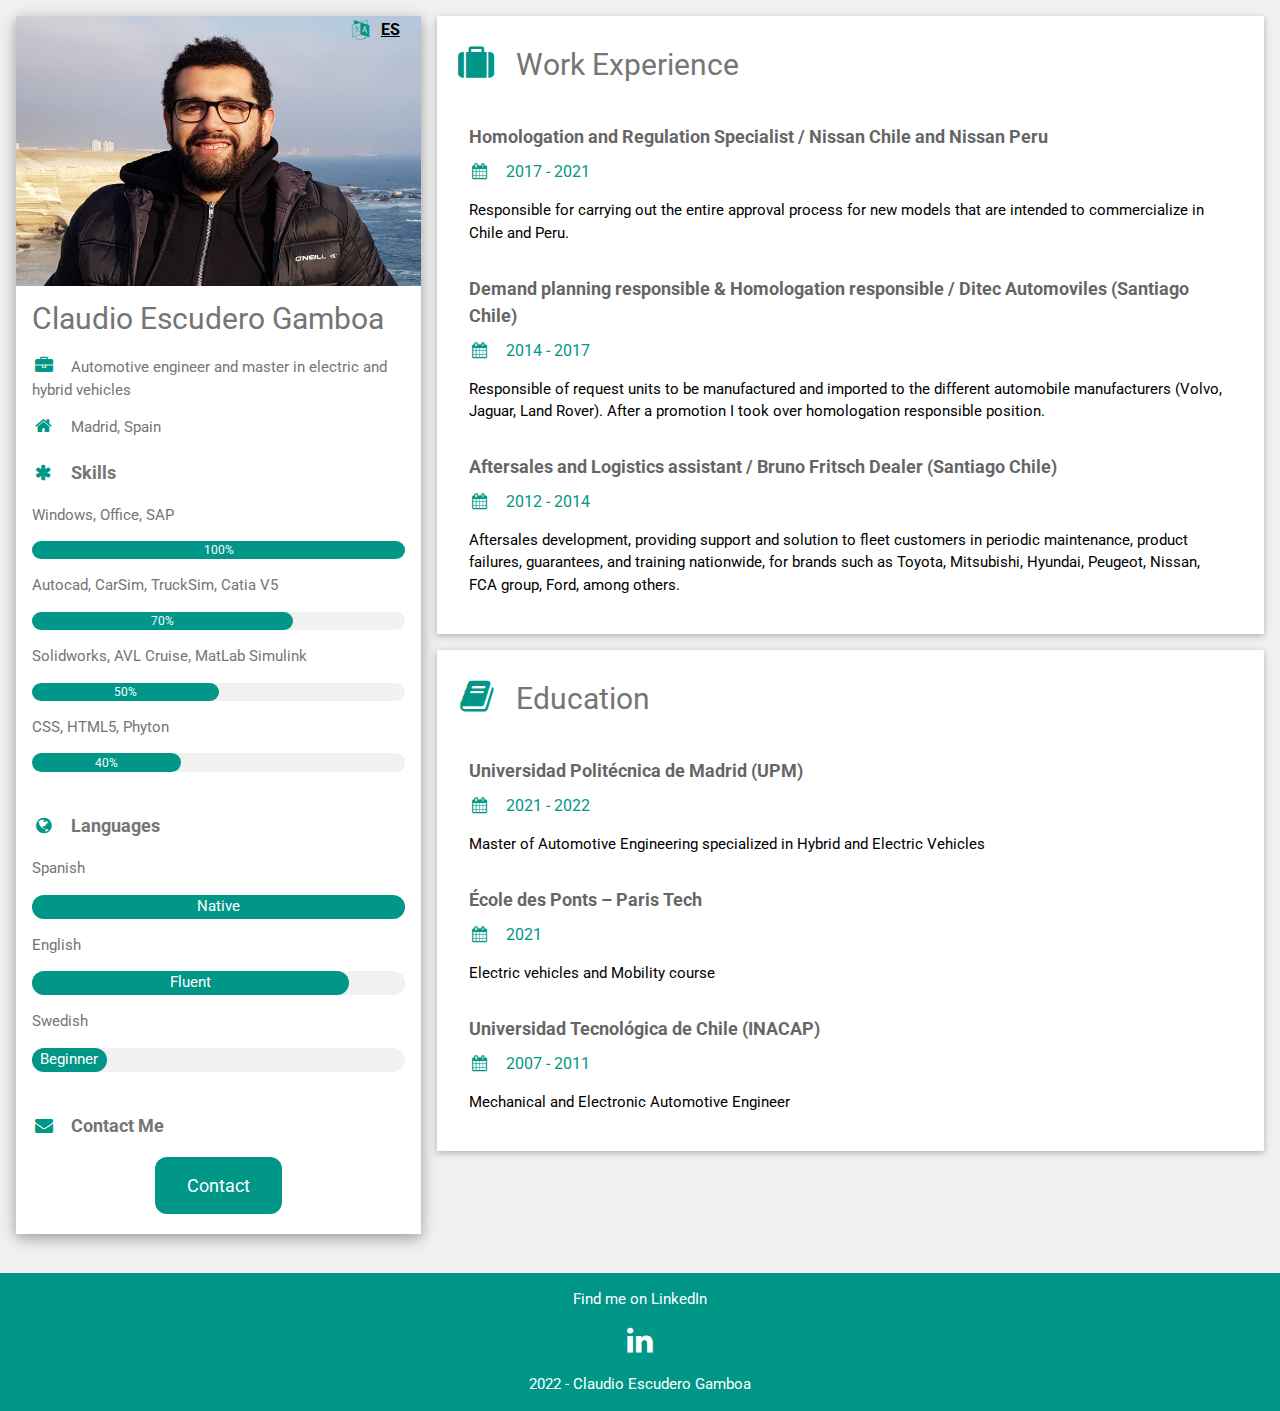
<file: index.html>
<!DOCTYPE html>
<html>
<head>
<title>Claudio Escudero's Web Page</title>
<meta charset="UTF-8">
<meta name="viewport" content="width=device-width, initial-scale=1">
<link rel="stylesheet" href="/css/styles.css">
<link rel='stylesheet' href='https://fonts.googleapis.com/css?family=Roboto'>
<link rel="stylesheet" href="https://cdnjs.cloudflare.com/ajax/libs/font-awesome/4.7.0/css/font-awesome.min.css">
<style>
html,body,h1,h2,h3,h4,h5,h6 {font-family: "Roboto", sans-serif}
</style>
</head>
<body class="w3-light-grey">

<!-- Page Container -->
<div class="w3-content w3-margin-top" style="max-width:1400px;">
  <!-- The Grid -->
  <div class="w3-row-padding">

    <!-- Left Column -->
    <div class="w3-third">

      <div class="w3-white w3-text-grey w3-card-4">
        <div class="w3-display-container">
          <i class="fa fa-language fa-lg" aria-hidden="true"></i><a class="language-link" href="/index2.html">ES</a>
          <img src="/images/claudiobig.jpg" style="width:100%" alt="claudio-image">
          </div>
        <div class="w3-container">
          <h2>Claudio Escudero Gamboa</h2>

          <p><i class="fa fa-briefcase fa-fw w3-margin-right w3-large w3-text-teal"></i>Automotive engineer and master in electric and hybrid vehicles</p>
          <p><i class="fa fa-home fa-fw w3-margin-right w3-large w3-text-teal"></i>Madrid, Spain</p>
          <hr>

          <p class="w3-large"><b><i class="fa fa-asterisk fa-fw w3-margin-right w3-text-teal"></i>Skills</b></p>
          <p>Windows, Office, SAP</p>
          <div class="w3-light-grey w3-round-xlarge w3-small">
            <div class="w3-container w3-center w3-round-xlarge w3-teal" style="width:100%">100%</div>
          </div>
          <p>Autocad, CarSim, TruckSim, Catia V5</p>
          <div class="w3-light-grey w3-round-xlarge w3-small">
            <div class="w3-container w3-center w3-round-xlarge w3-teal" style="width:70%">
              <div class="w3-center w3-text-white">70%</div>
            </div>
          </div>
          <p>Solidworks, AVL Cruise, MatLab Simulink</p>
          <div class="w3-light-grey w3-round-xlarge w3-small">
            <div class="w3-container w3-center w3-round-xlarge w3-teal" style="width:50%">50%</div>
          </div>
          <p>CSS, HTML5, Phyton</p>
          <div class="w3-light-grey w3-round-xlarge w3-small">
            <div class="w3-container w3-center w3-round-xlarge w3-teal" style="width:40%">40%</div>
          </div>
          <br>

          <p class="w3-large w3-text-theme"><b><i class="fa fa-globe fa-fw w3-margin-right w3-text-teal"></i>Languages</b></p>
          <p>Spanish</p>
          <div class="w3-light-grey w3-round-xlarge">
            <div class="w3-round-xlarge w3-center w3-teal" style="height:24px;width:100%">Native</div>
          </div>
          <p>English</p>
          <div class="w3-light-grey w3-round-xlarge">
            <div class="w3-round-xlarge w3-center w3-teal" style="height:24px;width:85%">Fluent</div>
          </div>
          <p>Swedish</p>
          <div class="w3-light-grey w3-round-xlarge">
            <div class="w3-round-xlarge w3-center w3-teal" style="height:24px;width:20%">Beginner</div>
          </div>
          <br>
          <p class="w3-large w3-text-theme"><b><i class="fa fa-envelope fa-fw w3-margin-right w3-text-teal" aria-hidden="true"></i>Contact Me</b></p>
          <button class="button-contact" onclick="openForm()">Contact</button></a>
          <hr>
          <div class="loginPopup">
             <div class="formPopup" id="popupForm">
            <form class="formContainer" id="my-form" action="https://formspree.io/f/xeqnwbee" method="POST">
            <p class="w3-large w3-text-theme"><b><i class="fa fa-envelope fa-fw w3-margin-right w3-text-teal" aria-hidden="true"></i>Contact form</b></p>
            <input type="text" name="name" placeholder="You name..." required=""></br>
            <input type="text" name="last-name" placeholder="You last name..." required=""></br>
            <input type="email" name="email" placeholder="You email..." required=""></br>
            <textarea row="6" name="message" placeholder="You message..." required=""></textarea></br>
            <button type="submit" class="btn">Send</button>
            <button type="button" class="btn cancel" onclick="closeForm()">Close</button>
            <p id="my-form-status"></p>
            </form>
            </div>
            </div>
          <script src="/JS/mypage.js"></script>
        </div>
      </div><br>

    <!-- End Left Column -->
    </div>

    <!-- Right Column -->
    <div class="w3-twothird">

      <div class="w3-container w3-card w3-white w3-margin-bottom">
        <h2 class="w3-text-grey w3-padding-16"><i class="fa fa-suitcase fa-fw w3-margin-right w3-xxlarge w3-text-teal"></i>Work Experience</h2>
        <div class="w3-container">
          <h5 class="w3-opacity"><b>Homologation and Regulation Specialist / Nissan Chile and Nissan Peru</b></h5>
          <h6 class="w3-text-teal"><i class="fa fa-calendar fa-fw w3-margin-right"></i>2017 - 2021</h6>
          <p>Responsible for carrying out the entire approval process for new models that are intended to commercialize in Chile and Peru.</p>
          <hr>
        </div>
        <div class="w3-container">
          <h5 class="w3-opacity"><b>Demand planning responsible & Homologation responsible / Ditec Automoviles (Santiago Chile)</b></h5>
          <h6 class="w3-text-teal"><i class="fa fa-calendar fa-fw w3-margin-right"></i>2014 - 2017</h6>
          <p>Responsible of request units to be manufactured and imported to the different automobile manufacturers (Volvo, Jaguar, Land Rover). After a promotion I took over homologation responsible position.</p>
          <hr>
        </div>
        <div class="w3-container">
          <h5 class="w3-opacity"><b>Aftersales and Logistics assistant / Bruno Fritsch Dealer (Santiago Chile)</b></h5>
          <h6 class="w3-text-teal"><i class="fa fa-calendar fa-fw w3-margin-right"></i>2012 - 2014</h6>
          <p>Aftersales development, providing support and solution to fleet customers in periodic maintenance, product failures, guarantees, and training nationwide, for brands such as Toyota, Mitsubishi, Hyundai, Peugeot, Nissan, FCA group, Ford, among others.</p><br>
        </div>
      </div>

      <div class="w3-container w3-card w3-white">
        <h2 class="w3-text-grey w3-padding-16"><i class="fa fa-book fa-fw w3-margin-right w3-xxlarge w3-text-teal" aria-hidden="true"></i>Education</h2>
        <div class="w3-container">
          <h5 class="w3-opacity"><b>Universidad Politécnica de Madrid (UPM)</b></h5>
          <h6 class="w3-text-teal"><i class="fa fa-calendar fa-fw w3-margin-right"></i>2021 - 2022</h6>
          <p>Master of Automotive Engineering specialized in Hybrid and Electric Vehicles</p>
          <hr>
        </div>
        <div class="w3-container">
          <h5 class="w3-opacity"><b>École des Ponts – Paris Tech</b></h5>
          <h6 class="w3-text-teal"><i class="fa fa-calendar fa-fw w3-margin-right"></i>2021</h6>
          <p>Electric vehicles and Mobility course</p>
          <hr>
        </div>
        <div class="w3-container">
          <h5 class="w3-opacity"><b>Universidad Tecnológica de Chile (INACAP)</b></h5>
          <h6 class="w3-text-teal"><i class="fa fa-calendar fa-fw w3-margin-right"></i>2007 - 2011</h6>
          <p>Mechanical and Electronic Automotive Engineer</p><br>
        </div>
      </div>

    <!-- End Right Column -->
    </div>

  <!-- End Grid -->
  </div>

  <!-- End Page Container -->
</div>

<footer class="w3-container w3-teal w3-center w3-margin-top">
  <p>Find me on LinkedIn</p>
  <a href="https://www.linkedin.com/in/claudio-escudero-gamboa-ba2777119" title="linkedIn"><i class="fa fa-linkedin fa-2x w3-hover-opacity"></i></a>
  <p>2022  -  Claudio Escudero Gamboa</p>
</footer>

</body>
</html>
</file>
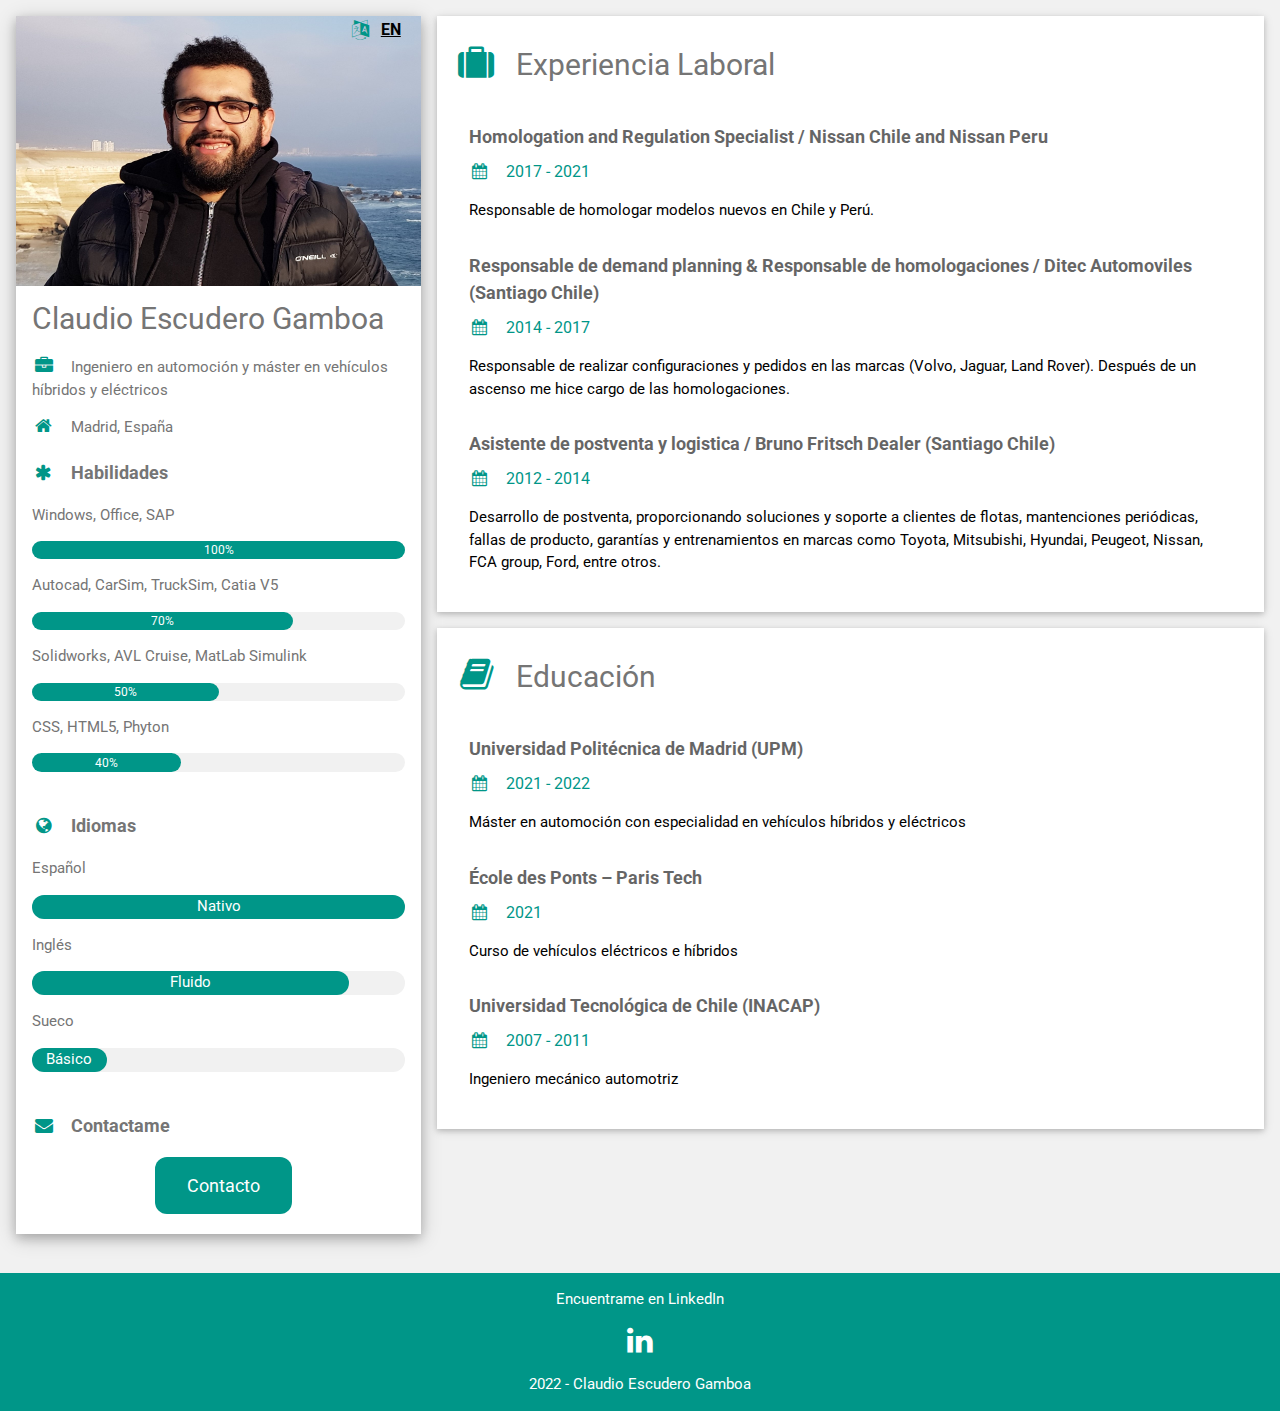
<file: index2.html>
<!DOCTYPE html>
<html>
<head>
<title>Pagina Web de Claudio Escudero</title>
<meta charset="UTF-8">
<meta name="viewport" content="width=device-width, initial-scale=1">
<link rel="stylesheet" href="/css/styles.css">
<link rel='stylesheet' href='https://fonts.googleapis.com/css?family=Roboto'>
<link rel="stylesheet" href="https://cdnjs.cloudflare.com/ajax/libs/font-awesome/4.7.0/css/font-awesome.min.css">
<style>
html,body,h1,h2,h3,h4,h5,h6 {font-family: "Roboto", sans-serif}
</style>
</head>
<body class="w3-light-grey">

<!-- Page Container -->
<div class="w3-content w3-margin-top" style="max-width:1400px;">
  <!-- The Grid -->
  <div class="w3-row-padding">

    <!-- Left Column -->
    <div class="w3-third">

      <div class="w3-white w3-text-grey w3-card-4">
        <div class="w3-display-container">
          <i class="fa fa-language fa-lg" aria-hidden="true"></i><a class="language-link" href="/index.html">EN</a>
          <img src="/images/claudiobig.jpg" style="width:100%" alt="claudio-image">
          </div>
        <div class="w3-container">
          <h2>Claudio Escudero Gamboa</h2>

          <p><i class="fa fa-briefcase fa-fw w3-margin-right w3-large w3-text-teal"></i>Ingeniero en automoción y máster en vehículos híbridos y eléctricos</p>
          <p><i class="fa fa-home fa-fw w3-margin-right w3-large w3-text-teal"></i>Madrid, España</p>
          <hr>

          <p class="w3-large"><b><i class="fa fa-asterisk fa-fw w3-margin-right w3-text-teal"></i>Habilidades</b></p>
          <p>Windows, Office, SAP</p>
          <div class="w3-light-grey w3-round-xlarge w3-small">
            <div class="w3-container w3-center w3-round-xlarge w3-teal" style="width:100%">100%</div>
          </div>
          <p>Autocad, CarSim, TruckSim, Catia V5</p>
          <div class="w3-light-grey w3-round-xlarge w3-small">
            <div class="w3-container w3-center w3-round-xlarge w3-teal" style="width:70%">
              <div class="w3-center w3-text-white">70%</div>
            </div>
          </div>
          <p>Solidworks, AVL Cruise, MatLab Simulink</p>
          <div class="w3-light-grey w3-round-xlarge w3-small">
            <div class="w3-container w3-center w3-round-xlarge w3-teal" style="width:50%">50%</div>
          </div>
          <p>CSS, HTML5, Phyton</p>
          <div class="w3-light-grey w3-round-xlarge w3-small">
            <div class="w3-container w3-center w3-round-xlarge w3-teal" style="width:40%">40%</div>
          </div>
          <br>

          <p class="w3-large w3-text-theme"><b><i class="fa fa-globe fa-fw w3-margin-right w3-text-teal"></i>Idiomas</b></p>
          <p>Español</p>
          <div class="w3-light-grey w3-round-xlarge">
            <div class="w3-round-xlarge w3-center w3-teal" style="height:24px;width:100%">Nativo</div>
          </div>
          <p>Inglés</p>
          <div class="w3-light-grey w3-round-xlarge">
            <div class="w3-round-xlarge w3-center w3-teal" style="height:24px;width:85%">Fluido</div>
          </div>
          <p>Sueco</p>
          <div class="w3-light-grey w3-round-xlarge">
            <div class="w3-round-xlarge w3-center w3-teal" style="height:24px;width:20%">Básico</div>
          </div>
          <br>
          <p class="w3-large w3-text-theme"><b><i class="fa fa-envelope fa-fw w3-margin-right w3-text-teal" aria-hidden="true"></i>Contactame</b></p>
          <button class="button-contact" onclick="openForm()">Contacto</button></a>
          <hr>
          <div class="loginPopup">
             <div class="formPopup" id="popupForm">
            <form class="formContainer" id="my-form" action="https://formspree.io/f/xeqnwbee" method="POST">
            <p class="w3-large w3-text-theme"><b><i class="fa fa-envelope fa-fw w3-margin-right w3-text-teal" aria-hidden="true"></i>Formulario de Contacto</b></p>
            <input type="text" name="name" placeholder="Tu nombre..." required=""></br>
            <input type="text" name="last-name" placeholder="Tu apellido..." required=""></br>
            <input type="email" name="email" placeholder="Tu email..." required=""></br>
            <textarea row="6" name="message" placeholder="Tu mensaje..." required=""></textarea></br>
            <button type="submit" class="btn">Enviar</button>
            <button type="button" class="btn cancel" onclick="closeForm()">Cerrar</button>
            <p id="my-form-status"></p>
            </form>
            </div>
            </div>
          <script src="/JS/mypage2.js"></script>
        </div>
      </div><br>

    <!-- End Left Column -->
    </div>

    <!-- Right Column -->
    <div class="w3-twothird">

      <div class="w3-container w3-card w3-white w3-margin-bottom">
        <h2 class="w3-text-grey w3-padding-16"><i class="fa fa-suitcase fa-fw w3-margin-right w3-xxlarge w3-text-teal"></i>Experiencia Laboral</h2>
        <div class="w3-container">
          <h5 class="w3-opacity"><b>Homologation and Regulation Specialist / Nissan Chile and Nissan Peru</b></h5>
          <h6 class="w3-text-teal"><i class="fa fa-calendar fa-fw w3-margin-right"></i>2017 - 2021</h6>
          <p>Responsable de homologar modelos nuevos en Chile y Perú.</p>
          <hr>
        </div>
        <div class="w3-container">
          <h5 class="w3-opacity"><b>Responsable de demand planning & Responsable de homologaciones / Ditec Automoviles (Santiago Chile)</b></h5>
          <h6 class="w3-text-teal"><i class="fa fa-calendar fa-fw w3-margin-right"></i>2014 - 2017</h6>
          <p>Responsable de realizar configuraciones y pedidos en las marcas (Volvo, Jaguar, Land Rover). Después de un ascenso me hice cargo de las homologaciones.</p>
          <hr>
        </div>
        <div class="w3-container">
          <h5 class="w3-opacity"><b>Asistente de postventa y logistica / Bruno Fritsch Dealer (Santiago Chile)</b></h5>
          <h6 class="w3-text-teal"><i class="fa fa-calendar fa-fw w3-margin-right"></i>2012 - 2014</h6>
          <p>Desarrollo de postventa, proporcionando soluciones y soporte a clientes de flotas, mantenciones periódicas, fallas de producto, garantías y entrenamientos en marcas como Toyota, Mitsubishi, Hyundai, Peugeot, Nissan, FCA group, Ford, entre otros.</p><br>
        </div>
      </div>

      <div class="w3-container w3-card w3-white">
        <h2 class="w3-text-grey w3-padding-16"><i class="fa fa-book fa-fw w3-margin-right w3-xxlarge w3-text-teal" aria-hidden="true"></i>Educación</h2>
        <div class="w3-container">
          <h5 class="w3-opacity"><b>Universidad Politécnica de Madrid (UPM)</b></h5>
          <h6 class="w3-text-teal"><i class="fa fa-calendar fa-fw w3-margin-right"></i>2021 - 2022</h6>
          <p>Máster en automoción con especialidad en vehículos híbridos y eléctricos</p>
          <hr>
        </div>
        <div class="w3-container">
          <h5 class="w3-opacity"><b>École des Ponts – Paris Tech</b></h5>
          <h6 class="w3-text-teal"><i class="fa fa-calendar fa-fw w3-margin-right"></i>2021</h6>
          <p>Curso de vehículos eléctricos e híbridos</p>
          <hr>
        </div>
        <div class="w3-container">
          <h5 class="w3-opacity"><b>Universidad Tecnológica de Chile (INACAP)</b></h5>
          <h6 class="w3-text-teal"><i class="fa fa-calendar fa-fw w3-margin-right"></i>2007 - 2011</h6>
          <p>Ingeniero mecánico automotriz</p><br>
        </div>
      </div>

    <!-- End Right Column -->
    </div>

  <!-- End Grid -->
  </div>

  <!-- End Page Container -->
</div>

<footer class="w3-container w3-teal w3-center w3-margin-top">
  <p>Encuentrame en LinkedIn</p>
  <a href="https://www.linkedin.com/in/claudio-escudero-gamboa-ba2777119" title="linkedIn"><i class="fa fa-linkedin fa-2x w3-hover-opacity"></i></a>
  <p>2022  -  Claudio Escudero Gamboa</p>
</footer>

</body>
</html>
</file>
<file: css/styles.css>
/* W3.CSS 4.15 December 2020 by Jan Egil and Borge Refsnes */
html{box-sizing:border-box}*,*:before,*:after{box-sizing:inherit}
/* Extract from normalize.css by Nicolas Gallagher and Jonathan Neal git.io/normalize */
html{-ms-text-size-adjust:100%;-webkit-text-size-adjust:100%}body{margin:0}
article,aside,details,figcaption,figure,footer,header,main,menu,nav,section{display:block}summary{display:list-item}
audio,canvas,progress,video{display:inline-block}progress{vertical-align:baseline}
audio:not([controls]){display:none;height:0}[hidden],template{display:none}
a{background-color:transparent}a:active,a:hover{outline-width:0}
abbr[title]{border-bottom:none;text-decoration:underline;text-decoration:underline dotted}
b,strong{font-weight:bolder}dfn{font-style:italic}mark{background:#ff0;color:#000}
small{font-size:80%}sub,sup{font-size:75%;line-height:0;position:relative;vertical-align:baseline}
sub{bottom:-0.25em}sup{top:-0.5em}figure{margin:1em 40px}img{border-style:none}
code,kbd,pre,samp{font-family:monospace,monospace;font-size:1em}hr{box-sizing:content-box;height:0;overflow:visible}
button,input,select,textarea,optgroup{font:inherit;margin:0}optgroup{font-weight:bold}
button,input{overflow:visible}button,select{text-transform:none}
button,[type=button],[type=reset],[type=submit]{-webkit-appearance:button}
button::-moz-focus-inner,[type=button]::-moz-focus-inner,[type=reset]::-moz-focus-inner,[type=submit]::-moz-focus-inner{border-style:none;padding:0}
button:-moz-focusring,[type=button]:-moz-focusring,[type=reset]:-moz-focusring,[type=submit]:-moz-focusring{outline:1px dotted ButtonText}
fieldset{border:1px solid #c0c0c0;margin:0 2px;padding:.35em .625em .75em}
legend{color:inherit;display:table;max-width:100%;padding:0;white-space:normal}textarea{overflow:auto}
[type=checkbox],[type=radio]{padding:0}
[type=number]::-webkit-inner-spin-button,[type=number]::-webkit-outer-spin-button{height:auto}
[type=search]{-webkit-appearance:textfield;outline-offset:-2px}
[type=search]::-webkit-search-decoration{-webkit-appearance:none}
::-webkit-file-upload-button{-webkit-appearance:button;font:inherit}
/* End extract */
html,body{font-family:Verdana,sans-serif;font-size:15px;line-height:1.5}html{overflow-x:hidden}
h1{font-size:36px}h2{font-size:30px}h3{font-size:24px}h4{font-size:20px}h5{font-size:18px}h6{font-size:16px}
.w3-serif{font-family:serif}.w3-sans-serif{font-family:sans-serif}.w3-cursive{font-family:cursive}.w3-monospace{font-family:monospace}
h1,h2,h3,h4,h5,h6{font-family:"Segoe UI",Arial,sans-serif;font-weight:400;margin:10px 0}.w3-wide{letter-spacing:4px}
hr{border:0;border-top:1px solid #eee;margin:20px 0}
.language-link{position:relative; padding-top: 2px; margin-left: 90%; font-size: 16px; font-weight: bold}
.w3-image{max-width:100%;height:auto}img{vertical-align:middle}a{color:inherit}
.language-link{position: absolute;color: black;}
.w3-table,.w3-table-all{border-collapse:collapse;border-spacing:0;width:100%;display:table}.w3-table-all{border:1px solid #ccc}
.w3-bordered tr,.w3-table-all tr{border-bottom:1px solid #ddd}.w3-striped tbody tr:nth-child(even){background-color:#f1f1f1}
.w3-table-all tr:nth-child(odd){background-color:#fff}.w3-table-all tr:nth-child(even){background-color:#f1f1f1}
.w3-hoverable tbody tr:hover,.w3-ul.w3-hoverable li:hover{background-color:#ccc}.w3-centered tr th,.w3-centered tr td{text-align:center}
.w3-table td,.w3-table th,.w3-table-all td,.w3-table-all th{padding:8px 8px;display:table-cell;text-align:left;vertical-align:top}
.w3-table th:first-child,.w3-table td:first-child,.w3-table-all th:first-child,.w3-table-all td:first-child{padding-left:16px}
.w3-btn,.w3-button{border:none;display:inline-block;padding:8px 16px;vertical-align:middle;overflow:hidden;text-decoration:none;color:inherit;background-color:inherit;text-align:center;cursor:pointer;white-space:nowrap}
.w3-btn:hover{box-shadow:0 8px 16px 0 rgba(0,0,0,0.2),0 6px 20px 0 rgba(0,0,0,0.19)}
.w3-btn,.w3-button{-webkit-touch-callout:none;-webkit-user-select:none;-khtml-user-select:none;-moz-user-select:none;-ms-user-select:none;user-select:none}
.w3-disabled,.w3-btn:disabled,.w3-button:disabled{cursor:not-allowed;opacity:0.3}.w3-disabled *,:disabled *{pointer-events:none}
.w3-btn.w3-disabled:hover,.w3-btn:disabled:hover{box-shadow:none}
.w3-badge,.w3-tag{background-color:#000;color:#fff;display:inline-block;padding-left:8px;padding-right:8px;text-align:center}.w3-badge{border-radius:50%}
.w3-ul{list-style-type:none;padding:0;margin:0}.w3-ul li{padding:8px 16px;border-bottom:1px solid #ddd}.w3-ul li:last-child{border-bottom:none}
.w3-tooltip,.w3-display-container{position:relative;}.w3-tooltip .w3-text{display:none}.w3-tooltip:hover .w3-text{display:inline-block}
.w3-ripple:active{opacity:0.5}.w3-ripple{transition:opacity 0s}
.w3-input{padding:8px;display:block;border:none;border-bottom:1px solid #ccc;width:100%}
.w3-select{padding:9px 0;width:100%;border:none;border-bottom:1px solid #ccc}
.w3-dropdown-click,.w3-dropdown-hover{position:relative;display:inline-block;cursor:pointer}
.w3-dropdown-hover:hover .w3-dropdown-content{display:block}
.w3-dropdown-hover:first-child,.w3-dropdown-click:hover{background-color:#ccc;color:#000}
.w3-dropdown-hover:hover > .w3-button:first-child,.w3-dropdown-click:hover > .w3-button:first-child{background-color:#ccc;color:#000}
.w3-dropdown-content{cursor:auto;color:#000;background-color:#fff;display:none;position:absolute;min-width:160px;margin:0;padding:0;z-index:1}
.w3-check,.w3-radio{width:24px;height:24px;position:relative;top:6px}
.w3-sidebar{height:100%;width:200px;background-color:#fff;position:fixed!important;z-index:1;overflow:auto}
.w3-bar-block .w3-dropdown-hover,.w3-bar-block .w3-dropdown-click{width:100%}
.w3-bar-block .w3-dropdown-hover .w3-dropdown-content,.w3-bar-block .w3-dropdown-click .w3-dropdown-content{min-width:100%}
.w3-bar-block .w3-dropdown-hover .w3-button,.w3-bar-block .w3-dropdown-click .w3-button{width:100%;text-align:left;padding:8px 16px}
.w3-main,#main{transition:margin-left .4s}
.w3-modal{z-index:3;display:none;padding-top:100px;position:fixed;left:0;top:0;width:100%;height:100%;overflow:auto;background-color:rgb(0,0,0);background-color:rgba(0,0,0,0.4)}
.w3-modal-content{margin:auto;background-color:#fff;position:relative;padding:0;outline:0;width:600px}
.w3-bar{width:100%;overflow:hidden}.w3-center .w3-bar{display:inline-block;width:auto}
.w3-bar .w3-bar-item{padding:8px 16px;float:left;width:auto;border:none;display:block;outline:0}
.w3-bar .w3-dropdown-hover,.w3-bar .w3-dropdown-click{position:static;float:left}
.w3-bar .w3-button{white-space:normal}
.w3-bar-block .w3-bar-item{width:100%;display:block;padding:8px 16px;text-align:left;border:none;white-space:normal;float:none;outline:0}
.w3-bar-block.w3-center .w3-bar-item{text-align:center}.w3-block{display:block;width:100%}
.w3-responsive{display:block;overflow-x:auto}
.w3-container:after,.w3-container:before,.w3-panel:after,.w3-panel:before,.w3-row:after,.w3-row:before,.w3-row-padding:after,.w3-row-padding:before,
.w3-cell-row:before,.w3-cell-row:after,.w3-clear:after,.w3-clear:before,.w3-bar:before,.w3-bar:after{content:"";display:table;clear:both}
.w3-col,.w3-half,.w3-third,.w3-twothird,.w3-threequarter,.w3-quarter{float:left;width:100%}
.w3-col.s1{width:8.33333%}.w3-col.s2{width:16.66666%}.w3-col.s3{width:24.99999%}.w3-col.s4{width:33.33333%}
.w3-col.s5{width:41.66666%}.w3-col.s6{width:49.99999%}.w3-col.s7{width:58.33333%}.w3-col.s8{width:66.66666%}
.w3-col.s9{width:74.99999%}.w3-col.s10{width:83.33333%}.w3-col.s11{width:91.66666%}.w3-col.s12{width:99.99999%}
@media (min-width:601px){.w3-col.m1{width:8.33333%}.w3-col.m2{width:16.66666%}.w3-col.m3,.w3-quarter{width:24.99999%}.w3-col.m4,.w3-third{width:33.33333%}
.w3-col.m5{width:41.66666%}.w3-col.m6,.w3-half{width:49.99999%}.w3-col.m7{width:58.33333%}.w3-col.m8,.w3-twothird{width:66.66666%}
.w3-col.m9,.w3-threequarter{width:74.99999%}.w3-col.m10{width:83.33333%}.w3-col.m11{width:91.66666%}.w3-col.m12{width:99.99999%}}
@media (min-width:993px){.w3-col.l1{width:8.33333%}.w3-col.l2{width:16.66666%}.w3-col.l3{width:24.99999%}.w3-col.l4{width:33.33333%}
.w3-col.l5{width:41.66666%}.w3-col.l6{width:49.99999%}.w3-col.l7{width:58.33333%}.w3-col.l8{width:66.66666%}
.w3-col.l9{width:74.99999%}.w3-col.l10{width:83.33333%}.w3-col.l11{width:91.66666%}.w3-col.l12{width:99.99999%}}
.w3-rest{overflow:hidden}.w3-stretch{margin-left:-16px;margin-right:-16px}
.w3-content,.w3-auto{margin-left:auto;margin-right:auto}.w3-content{max-width:980px}.w3-auto{max-width:1140px}
.w3-cell-row{display:table;width:100%}.w3-cell{display:table-cell}
.w3-cell-top{vertical-align:top}.w3-cell-middle{vertical-align:middle}.w3-cell-bottom{vertical-align:bottom}
.w3-hide{display:none!important}.w3-show-block,.w3-show{display:block!important}.w3-show-inline-block{display:inline-block!important}
@media (max-width:1205px){.w3-auto{max-width:95%}}
@media (max-width:600px){.w3-modal-content{margin:0 10px;width:auto!important}.w3-modal{padding-top:30px}
.w3-dropdown-hover.w3-mobile .w3-dropdown-content,.w3-dropdown-click.w3-mobile .w3-dropdown-content{position:relative}
.w3-hide-small{display:none!important}.w3-mobile{display:block;width:100%!important}.w3-bar-item.w3-mobile,.w3-dropdown-hover.w3-mobile,.w3-dropdown-click.w3-mobile{text-align:center}
.w3-dropdown-hover.w3-mobile,.w3-dropdown-hover.w3-mobile .w3-btn,.w3-dropdown-hover.w3-mobile .w3-button,.w3-dropdown-click.w3-mobile,.w3-dropdown-click.w3-mobile .w3-btn,.w3-dropdown-click.w3-mobile .w3-button{width:100%}}
@media (max-width:768px){.w3-modal-content{width:500px}.w3-modal{padding-top:50px}}
@media (min-width:993px){.w3-modal-content{width:900px}.w3-hide-large{display:none!important}.w3-sidebar.w3-collapse{display:block!important}}
@media (max-width:992px) and (min-width:601px){.w3-hide-medium{display:none!important}}
@media (max-width:992px){.w3-sidebar.w3-collapse{display:none}.w3-main{margin-left:0!important;margin-right:0!important}.w3-auto{max-width:100%}}
.w3-top,.w3-bottom{position:fixed;width:100%;z-index:1}.w3-top{top:0}.w3-bottom{bottom:0}
.w3-overlay{position:fixed;display:none;width:100%;height:100%;top:0;left:0;right:0;bottom:0;background-color:rgba(0,0,0,0.5);z-index:2}
.w3-display-topleft{position:absolute;left:0;top:0}.w3-display-topright{position:absolute;right:0;top:0}
.w3-display-bottomleft{position:absolute;left:0;bottom:0}.w3-display-bottomright{position:absolute;right:0;bottom:0}
.w3-display-middle{position:absolute;top:50%;left:50%;transform:translate(-50%,-50%);-ms-transform:translate(-50%,-50%)}
.w3-display-left{position:absolute;top:50%;left:0%;transform:translate(0%,-50%);-ms-transform:translate(-0%,-50%)}
.w3-display-right{position:absolute;top:50%;right:0%;transform:translate(0%,-50%);-ms-transform:translate(0%,-50%)}
.w3-display-topmiddle{position:absolute;left:50%;top:0;transform:translate(-50%,0%);-ms-transform:translate(-50%,0%)}
.w3-display-bottommiddle{position:absolute;left:50%;bottom:0;transform:translate(-50%,0%);-ms-transform:translate(-50%,0%)}
.w3-display-container:hover .w3-display-hover{display:block}.w3-display-container:hover span.w3-display-hover{display:inline-block}.w3-display-hover{display:none}
.w3-display-position{position:absolute}
.w3-circle{border-radius:50%}
.w3-round-small{border-radius:2px}.w3-round,.w3-round-medium{border-radius:4px}.w3-round-large{border-radius:8px}.w3-round-xlarge{border-radius:16px}.w3-round-xxlarge{border-radius:32px}
.w3-row-padding,.w3-row-padding>.w3-half,.w3-row-padding>.w3-third,.w3-row-padding>.w3-twothird,.w3-row-padding>.w3-threequarter,.w3-row-padding>.w3-quarter,.w3-row-padding>.w3-col{padding:0 8px}
.w3-container,.w3-panel{padding:0.01em 16px}.w3-panel{margin-top:16px;margin-bottom:16px}
.w3-code,.w3-codespan{font-family:Consolas,"courier new";font-size:16px}
.w3-code{width:auto;background-color:#fff;padding:8px 12px;border-left:4px solid #4CAF50;word-wrap:break-word}
.w3-codespan{color:crimson;background-color:#f1f1f1;padding-left:4px;padding-right:4px;font-size:110%}
.w3-card,.w3-card-2{box-shadow:0 2px 5px 0 rgba(0,0,0,0.16),0 2px 10px 0 rgba(0,0,0,0.12)}
.w3-card-4,.w3-hover-shadow:hover{box-shadow:0 4px 10px 0 rgba(0,0,0,0.2),0 4px 20px 0 rgba(0,0,0,0.19)}
.w3-spin{animation:w3-spin 2s infinite linear}@keyframes w3-spin{0%{transform:rotate(0deg)}100%{transform:rotate(359deg)}}
.w3-animate-fading{animation:fading 10s infinite}@keyframes fading{0%{opacity:0}50%{opacity:1}100%{opacity:0}}
.w3-animate-opacity{animation:opac 0.8s}@keyframes opac{from{opacity:0} to{opacity:1}}
.w3-animate-top{position:relative;animation:animatetop 0.4s}@keyframes animatetop{from{top:-300px;opacity:0} to{top:0;opacity:1}}
.w3-animate-left{position:relative;animation:animateleft 0.4s}@keyframes animateleft{from{left:-300px;opacity:0} to{left:0;opacity:1}}
.w3-animate-right{position:relative;animation:animateright 0.4s}@keyframes animateright{from{right:-300px;opacity:0} to{right:0;opacity:1}}
.w3-animate-bottom{position:relative;animation:animatebottom 0.4s}@keyframes animatebottom{from{bottom:-300px;opacity:0} to{bottom:0;opacity:1}}
.w3-animate-zoom {animation:animatezoom 0.6s}@keyframes animatezoom{from{transform:scale(0)} to{transform:scale(1)}}
.w3-animate-input{transition:width 0.4s ease-in-out}.w3-animate-input:focus{width:100%!important}
.w3-opacity,.w3-hover-opacity:hover{opacity:0.60}.w3-opacity-off,.w3-hover-opacity-off:hover{opacity:1}
.w3-opacity-max{opacity:0.25}.w3-opacity-min{opacity:0.75}
.w3-greyscale-max,.w3-grayscale-max,.w3-hover-greyscale:hover,.w3-hover-grayscale:hover{filter:grayscale(100%)}
.w3-greyscale,.w3-grayscale{filter:grayscale(75%)}.w3-greyscale-min,.w3-grayscale-min{filter:grayscale(50%)}
.w3-sepia{filter:sepia(75%)}.w3-sepia-max,.w3-hover-sepia:hover{filter:sepia(100%)}.w3-sepia-min{filter:sepia(50%)}
.w3-tiny{font-size:10px!important}.w3-small{font-size:12px!important}.w3-medium{font-size:15px!important}.w3-large{font-size:18px!important}
.w3-xlarge{font-size:24px!important}.w3-xxlarge{font-size:36px!important}.w3-xxxlarge{font-size:48px!important}.w3-jumbo{font-size:64px!important}
.w3-left-align{text-align:left!important}.w3-right-align{text-align:right!important}.w3-justify{text-align:justify!important}.w3-center{text-align:center!important}
.w3-border-0{border:0!important}.w3-border{border:1px solid #ccc!important}
.w3-border-top{border-top:1px solid #ccc!important}.w3-border-bottom{border-bottom:1px solid #ccc!important}
.w3-border-left{border-left:1px solid #ccc!important}.w3-border-right{border-right:1px solid #ccc!important}
.w3-topbar{border-top:6px solid #ccc!important}.w3-bottombar{border-bottom:6px solid #ccc!important}
.w3-leftbar{border-left:6px solid #ccc!important}.w3-rightbar{border-right:6px solid #ccc!important}
.w3-section,.w3-code{margin-top:16px!important;margin-bottom:16px!important}
.w3-margin{margin:16px!important}.w3-margin-top{margin-top:16px!important}.w3-margin-bottom{margin-bottom:16px!important}
.w3-margin-left{margin-left:16px!important}.w3-margin-right{margin-right:16px!important}
.w3-padding-small{padding:4px 8px!important}.w3-padding{padding:8px 16px!important}.w3-padding-large{padding:12px 24px!important}
.w3-padding-16{padding-top:16px!important;padding-bottom:16px!important}.w3-padding-24{padding-top:24px!important;padding-bottom:24px!important}
.w3-padding-32{padding-top:32px!important;padding-bottom:32px!important}.w3-padding-48{padding-top:48px!important;padding-bottom:48px!important}
.w3-padding-64{padding-top:64px!important;padding-bottom:64px!important}
.w3-padding-top-64{padding-top:64px!important}.w3-padding-top-48{padding-top:48px!important}
.w3-padding-top-32{padding-top:32px!important}.w3-padding-top-24{padding-top:24px!important}
.w3-left{float:left!important}.w3-right{float:right!important}
.w3-button:hover{color:#000!important;background-color:#ccc!important}
.w3-transparent,.w3-hover-none:hover{background-color:transparent!important}
.w3-hover-none:hover{box-shadow:none!important}
/* Colors */
.w3-amber,.w3-hover-amber:hover{color:#000!important;background-color:#ffc107!important}
.w3-aqua,.w3-hover-aqua:hover{color:#000!important;background-color:#00ffff!important}
.w3-blue,.w3-hover-blue:hover{color:#fff!important;background-color:#2196F3!important}
.w3-light-blue,.w3-hover-light-blue:hover{color:#000!important;background-color:#87CEEB!important}
.w3-brown,.w3-hover-brown:hover{color:#fff!important;background-color:#795548!important}
.w3-cyan,.w3-hover-cyan:hover{color:#000!important;background-color:#00bcd4!important}
.w3-blue-grey,.w3-hover-blue-grey:hover,.w3-blue-gray,.w3-hover-blue-gray:hover{color:#fff!important;background-color:#607d8b!important}
.w3-green,.w3-hover-green:hover{color:#fff!important;background-color:#4CAF50!important}
.w3-light-green,.w3-hover-light-green:hover{color:#000!important;background-color:#8bc34a!important}
.w3-indigo,.w3-hover-indigo:hover{color:#fff!important;background-color:#3f51b5!important}
.w3-khaki,.w3-hover-khaki:hover{color:#000!important;background-color:#f0e68c!important}
.w3-lime,.w3-hover-lime:hover{color:#000!important;background-color:#cddc39!important}
.w3-orange,.w3-hover-orange:hover{color:#000!important;background-color:#ff9800!important}
.w3-deep-orange,.w3-hover-deep-orange:hover{color:#fff!important;background-color:#ff5722!important}
.w3-pink,.w3-hover-pink:hover{color:#fff!important;background-color:#e91e63!important}
.w3-purple,.w3-hover-purple:hover{color:#fff!important;background-color:#9c27b0!important}
.w3-deep-purple,.w3-hover-deep-purple:hover{color:#fff!important;background-color:#673ab7!important}
.w3-red,.w3-hover-red:hover{color:#fff!important;background-color:#f44336!important}
.w3-sand,.w3-hover-sand:hover{color:#000!important;background-color:#fdf5e6!important}
.w3-teal,.w3-hover-teal:hover{color:#fff!important;background-color:#009688!important}
.w3-yellow,.w3-hover-yellow:hover{color:#000!important;background-color:#ffeb3b!important}
.w3-white,.w3-hover-white:hover{color:#000!important;background-color:#fff!important}
.w3-black,.w3-hover-black:hover{color:#fff!important;background-color:#000!important}
.w3-grey,.w3-hover-grey:hover,.w3-gray,.w3-hover-gray:hover{color:#000!important;background-color:#9e9e9e!important}
.w3-light-grey,.w3-hover-light-grey:hover,.w3-light-gray,.w3-hover-light-gray:hover{color:#000!important;background-color:#f1f1f1!important}
.w3-dark-grey,.w3-hover-dark-grey:hover,.w3-dark-gray,.w3-hover-dark-gray:hover{color:#fff!important;background-color:#616161!important}
.w3-pale-red,.w3-hover-pale-red:hover{color:#000!important;background-color:#ffdddd!important}
.w3-pale-green,.w3-hover-pale-green:hover{color:#000!important;background-color:#ddffdd!important}
.w3-pale-yellow,.w3-hover-pale-yellow:hover{color:#000!important;background-color:#ffffcc!important}
.w3-pale-blue,.w3-hover-pale-blue:hover{color:#000!important;background-color:#ddffff!important}
.w3-text-amber,.w3-hover-text-amber:hover{color:#ffc107!important}
.w3-text-aqua,.w3-hover-text-aqua:hover{color:#00ffff!important}
.w3-text-blue,.w3-hover-text-blue:hover{color:#2196F3!important}
.w3-text-light-blue,.w3-hover-text-light-blue:hover{color:#87CEEB!important}
.w3-text-brown,.w3-hover-text-brown:hover{color:#795548!important}
.w3-text-cyan,.w3-hover-text-cyan:hover{color:#00bcd4!important}
.w3-text-blue-grey,.w3-hover-text-blue-grey:hover,.w3-text-blue-gray,.w3-hover-text-blue-gray:hover{color:#607d8b!important}
.w3-text-green,.w3-hover-text-green:hover{color:#4CAF50!important}
.w3-text-light-green,.w3-hover-text-light-green:hover{color:#8bc34a!important}
.w3-text-indigo,.w3-hover-text-indigo:hover{color:#3f51b5!important}
.w3-text-khaki,.w3-hover-text-khaki:hover{color:#b4aa50!important}
.w3-text-lime,.w3-hover-text-lime:hover{color:#cddc39!important}
.w3-text-orange,.w3-hover-text-orange:hover{color:#ff9800!important}
.w3-text-deep-orange,.w3-hover-text-deep-orange:hover{color:#ff5722!important}
.w3-text-pink,.w3-hover-text-pink:hover{color:#e91e63!important}
.w3-text-purple,.w3-hover-text-purple:hover{color:#9c27b0!important}
.w3-text-deep-purple,.w3-hover-text-deep-purple:hover{color:#673ab7!important}
.w3-text-red,.w3-hover-text-red:hover{color:#f44336!important}
.w3-text-sand,.w3-hover-text-sand:hover{color:#fdf5e6!important}
.w3-text-teal,.w3-hover-text-teal:hover{color:#009688!important}
.w3-text-yellow,.w3-hover-text-yellow:hover{color:#d2be0e!important}
.w3-text-white,.w3-hover-text-white:hover{color:#fff!important}
.w3-text-black,.w3-hover-text-black:hover{color:#000!important}
.w3-text-grey,.w3-hover-text-grey:hover,.w3-text-gray,.w3-hover-text-gray:hover{color:#757575!important}
.w3-text-light-grey,.w3-hover-text-light-grey:hover,.w3-text-light-gray,.w3-hover-text-light-gray:hover{color:#f1f1f1!important}
.w3-text-dark-grey,.w3-hover-text-dark-grey:hover,.w3-text-dark-gray,.w3-hover-text-dark-gray:hover{color:#3a3a3a!important}
.w3-border-amber,.w3-hover-border-amber:hover{border-color:#ffc107!important}
.w3-border-aqua,.w3-hover-border-aqua:hover{border-color:#00ffff!important}
.w3-border-blue,.w3-hover-border-blue:hover{border-color:#2196F3!important}
.w3-border-light-blue,.w3-hover-border-light-blue:hover{border-color:#87CEEB!important}
.w3-border-brown,.w3-hover-border-brown:hover{border-color:#795548!important}
.w3-border-cyan,.w3-hover-border-cyan:hover{border-color:#00bcd4!important}
.w3-border-blue-grey,.w3-hover-border-blue-grey:hover,.w3-border-blue-gray,.w3-hover-border-blue-gray:hover{border-color:#607d8b!important}
.w3-border-green,.w3-hover-border-green:hover{border-color:#4CAF50!important}
.w3-border-light-green,.w3-hover-border-light-green:hover{border-color:#8bc34a!important}
.w3-border-indigo,.w3-hover-border-indigo:hover{border-color:#3f51b5!important}
.w3-border-khaki,.w3-hover-border-khaki:hover{border-color:#f0e68c!important}
.w3-border-lime,.w3-hover-border-lime:hover{border-color:#cddc39!important}
.w3-border-orange,.w3-hover-border-orange:hover{border-color:#ff9800!important}
.w3-border-deep-orange,.w3-hover-border-deep-orange:hover{border-color:#ff5722!important}
.w3-border-pink,.w3-hover-border-pink:hover{border-color:#e91e63!important}
.w3-border-purple,.w3-hover-border-purple:hover{border-color:#9c27b0!important}
.w3-border-deep-purple,.w3-hover-border-deep-purple:hover{border-color:#673ab7!important}
.w3-border-red,.w3-hover-border-red:hover{border-color:#f44336!important}
.w3-border-sand,.w3-hover-border-sand:hover{border-color:#fdf5e6!important}
.w3-border-teal,.w3-hover-border-teal:hover{border-color:#009688!important}
.w3-border-yellow,.w3-hover-border-yellow:hover{border-color:#ffeb3b!important}
.w3-border-white,.w3-hover-border-white:hover{border-color:#fff!important}
.w3-border-black,.w3-hover-border-black:hover{border-color:#000!important}
.w3-border-grey,.w3-hover-border-grey:hover,.w3-border-gray,.w3-hover-border-gray:hover{border-color:#9e9e9e!important}
.w3-border-light-grey,.w3-hover-border-light-grey:hover,.w3-border-light-gray,.w3-hover-border-light-gray:hover{border-color:#f1f1f1!important}
.w3-border-dark-grey,.w3-hover-border-dark-grey:hover,.w3-border-dark-gray,.w3-hover-border-dark-gray:hover{border-color:#616161!important}
.w3-border-pale-red,.w3-hover-border-pale-red:hover{border-color:#ffe7e7!important}.w3-border-pale-green,.w3-hover-border-pale-green:hover{border-color:#e7ffe7!important}
.w3-border-pale-yellow,.w3-hover-border-pale-yellow:hover{border-color:#ffffcc!important}.w3-border-pale-blue,.w3-hover-border-pale-blue:hover{border-color:#e7ffff!important}

.button-es {
  background-color: #009688; /* Green */
  border: none;
  border-radius: 12px;
  color: white;
  padding: 15px 32px;
  text-align: center;
  text-decoration: none;
  display: inline-block;
  font-size: 18px;
  position: relative;
  left: 33%;
  cursor: pointer;
  -webkit-transition-duration: 0.4s; /* Safari */
transition-duration: 0.4s;
}

.contact:hover {
  box-shadow: 0 12px 16px 0 rgba(0,0,0,0.24),0 17px 50px 0 rgba(0,0,0,0.19);
}

.button-contact {
    background-color: #009688; /* Green */
    border: none;
    border-radius: 12px;
    color: white;
    padding: 15px 32px;
    text-align: center;
    text-decoration: none;
    display: inline-block;
    font-size: 18px;
    position: relative;
    left: 33%;
    cursor: pointer;
    -webkit-transition-duration: 0.4s; /* Safari */
  transition-duration: 0.4s;
  }

  .button-contact:hover {
    box-shadow: 0 12px 16px 0 rgba(0,0,0,0.24),0 17px 50px 0 rgba(0,0,0,0.19);
    }

    hr {
  margin-top: 10px;
  border: none;
}

.fa-language{
color: #009688;
position: absolute;
margin-left: 83%;
padding-top: 7px;
}

textarea{
  resize: vertical;
  width: 100%;
}
     .openBtn {
       display: flex;
       justify-content: left;
     }

     .loginPopup {
       text-align: center;
       width: 200%;
     }
     .formPopup {
       box-sizing: border-box;
       width: 350px;
       display: none;
       position: absolute;
       left: 50%;
       top: 25%;
       transform: translate(-50%, 5%);
       border: 3px solid #999999;
       z-index: 9;
     }
     .formContainer {
       max-width: 100%;
       padding: 20px;
       background-color: #fff;
     }
     .formContainer input[type=text],
     .formContainer input[type=text],
     .formContainer input[type=email],
     .formContainer input[type=text] {
       width: 100%;
       padding: 15px;
       margin: 5px 0 20px 0;
       border: none;
       background: #eee;
     }
     .formContainer input[type=text]:focus,
     .formContainer input[type=text]:focus,
     .formContainer input[type=email]:focus,
     .formContainer input[type=text]:focus {
       background-color: #ddd;
       outline: none;
     }
     .formContainer .btn {
       padding: 12px 20px;
       border: none;
       border-radius: 12px;
       background-color: #009688;
       color: #fff;
       cursor: pointer;
       width: 100%;
       margin-bottom: 15px;
       opacity: 0.8;
     }
     .formContainer .cancel {
       background-color: #cc0000;
     }
     .formContainer .btn:hover,
     .openButton:hover {
       opacity: 1;
     }
</file>
